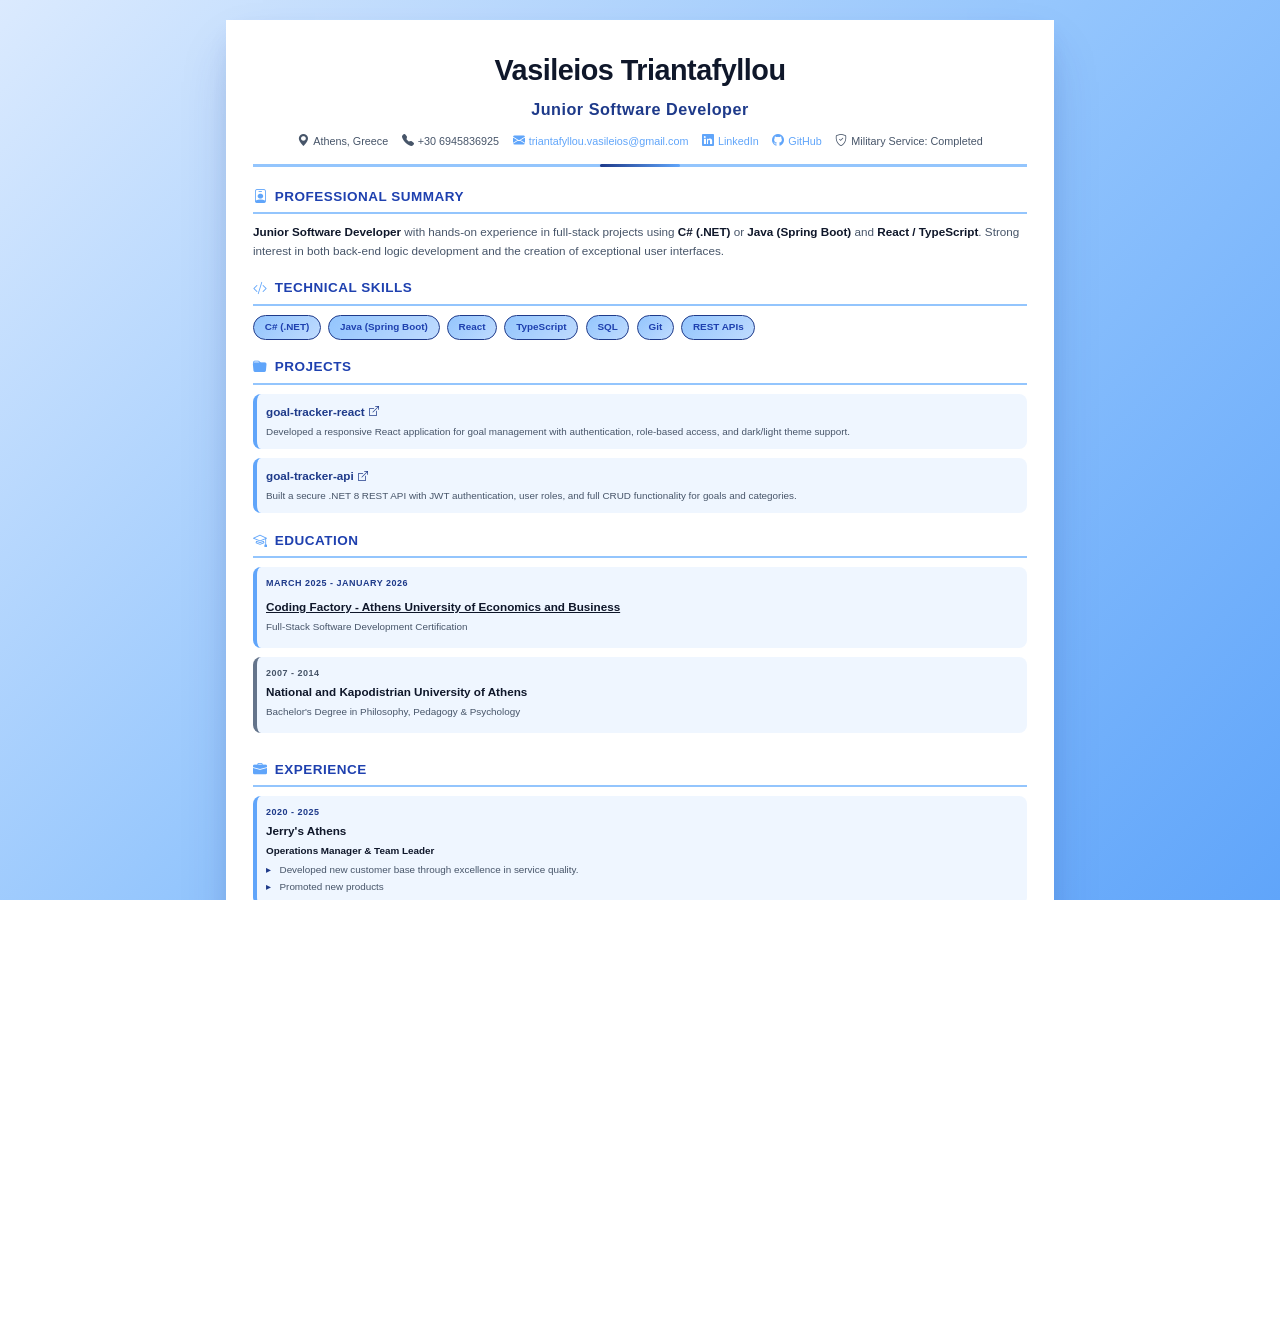
<file: index.html>
<!DOCTYPE html>
<html lang="en">
<head>
    <meta charset="UTF-8">
    <meta name="viewport" content="width=device-width, initial-scale=1.0">
    <link rel="icon" type="image/png" href="favicon.png">
    <title>CV - Vasileios Triantafyllou</title>
    <link rel="stylesheet" href="https://cdn.jsdelivr.net/npm/bootstrap-icons@1.11.3/font/bootstrap-icons.min.css">
    <link rel="stylesheet" href="styles.css">
</head>
<body>
    <div class="container">
        <header>
            <h1>Vasileios Triantafyllou</h1>
            <h2>Junior Software Developer</h2>
            <div class="contact-info">
                <span><i class="bi bi-geo-alt-fill"></i> Athens, Greece</span>
                <span><i class="bi bi-telephone-fill"></i> +30 6945836925</span>
                <a href="mailto:triantafyllou.vasileios@gmail.com"><i class="bi bi-envelope-fill"></i> triantafyllou.vasileios@gmail.com</a>
                <a href="https://www.linkedin.com/in/vasileios-triantafyllou-0b028710b/" target="_blank"><i class="bi bi-linkedin"></i> LinkedIn</a>
                <a href="https://github.com/vastriantafyllou" target="_blank"><i class="bi bi-github"></i> GitHub</a>
                <span><i class="bi bi-shield-check"></i> Military Service: Completed</span>
            </div>
        </header>

        <section>
            <h3><i class="bi bi-person-badge"></i> Professional Summary</h3>
            <p class="summary-text">
                <strong>Junior Software Developer</strong> with hands-on experience in full-stack projects using <strong>C# (.NET)</strong> or <strong>Java (Spring Boot)</strong> and <strong>React / TypeScript</strong>. Strong interest in both back-end logic development and the creation of exceptional user interfaces.
            </p>
        </section>

        <section>
            <h3><i class="bi bi-code-slash"></i> Technical Skills</h3>
            <div class="skills-container">
                <span class="skill-tag">C# (.NET)</span>
                <span class="skill-tag">Java (Spring Boot)</span>
                <span class="skill-tag">React</span>
                <span class="skill-tag">TypeScript</span>
                <span class="skill-tag">SQL</span>
                <span class="skill-tag">Git</span>
                <span class="skill-tag">REST APIs</span>
            </div>
        </section>

        <section>
            <h3><i class="bi bi-folder-fill"></i> Projects</h3>
            <div class="projects-grid">
                <div class="project-item">
                    <div class="project-title">
                        <a href="https://github.com/vastriantafyllou/goal-tracker-react" target="_blank">
                            goal-tracker-react <i class="bi bi-box-arrow-up-right"></i>
                        </a>
                    </div>
                    <div class="project-description">
                        Developed a responsive React application for goal management with authentication, role-based access, and dark/light theme support.
                    </div>
                </div>
                <div class="project-item">
                    <div class="project-title">
                        <a href="http://github.com/vastriantafyllou/goal-tracker-api" target="_blank">
                            goal-tracker-api <i class="bi bi-box-arrow-up-right"></i>
                        </a>
                    </div>
                    <div class="project-description">
                        Built a secure .NET 8 REST API with JWT authentication, user roles, and full CRUD functionality for goals and categories.
                    </div>
                </div>
            </div>
        </section>

        <section>
            <h3><i class="bi bi-mortarboard"></i> Education</h3>
            <div class="timeline-item">
                <p class="timeline-date">March 2025 - January 2026</p>
                <a href="https://codingfactory.aueb.gr/" target="_blank" class="timeline-title">Coding Factory - Athens University of Economics and Business</a>
                <p class="timeline-subtitle">Full-Stack Software Development Certification</p>
            </div>
            <div class="timeline-item secondary">
                <p class="timeline-date">2007 - 2014</p>
                <h4 class="timeline-title">National and Kapodistrian University of Athens</h4>
                <p class="timeline-subtitle">Bachelor's Degree in Philosophy, Pedagogy & Psychology</p>
            </div>
        </section>

        <section>
            <h3><i class="bi bi-briefcase-fill"></i> Experience</h3>
            
            <div class="timeline-item">
                <p class="timeline-date">2020 - 2025</p>
                <h4 class="timeline-title">Jerry's Athens</h4>
                <p class="timeline-subtitle role">Operations Manager & Team Leader</p>
                <ul class="timeline-list">
                    <li>Developed new customer base through excellence in service quality.</li>
                    <li>Promoted new products</li>
                </ul>
            </div>

            <div class="timeline-item secondary">
                <p class="timeline-date">2018 - 2020</p>
                <h4 class="timeline-title">Volterra S.A.</h4>
                <p class="timeline-subtitle role">Assistant Team Leader</p>
                <ul class="timeline-list">
                    <li>Handled customer complaints</li>
                    <li>Trained external partners</li>
                </ul>
            </div>
            
            <div class="timeline-item secondary">
                <p class="timeline-date">2016 - 2018</p>
                <h4 class="timeline-title">Eurobank S.A.</h4>
                <p class="timeline-subtitle role">Europhone Banking Agent</p>
                <ul class="timeline-list">
                    <li>Telephonic customer service & provided help desk support</li>
                </ul>
            </div>
        </section>

        <div class="bottom-grid">
            <div class="info-card">
                <h3><i class="bi bi-briefcase"></i> Previous Experience</h3>
                <ul class="info-list">
                    <li>
                        <i class="bi bi-arrow-right-circle-fill"></i>
                        <div class="info-content">
                            <span class="date-company">2015 - 2016 Law Firm</span>
                            <span class="description">Administrative support and financial debt management</span>
                        </div>    
                    </li>
                    <li>
                        <i class="bi bi-arrow-right-circle-fill"></i>
                        <div class="info-content">
                            <span class="date-company">2009 - 2013 Food Service Industry</span>
                            <span class="description">Seasonal employment</span>
                        </div>
                    </li>
                </ul>
            </div>

            <div class="info-card">
                <h3><i class="bi bi-translate"></i> Languages - Qualifications</h3>
                <ul class="info-list">
                    <li>
                        <i class="bi bi-check-circle-fill"></i>
                        <span><span class="label">English:</span> B2 (ECCE Michigan)</span>
                    </li>
                    <li>
                        <i class="bi bi-check-circle-fill"></i>
                        <span><span class="label">German:</span> B1 (Zertifikat Goethe)</span>
                    </li>
                    <li>
                        <i class="bi bi-check-circle-fill"></i>
                        <span><span class="label">Bank of Greece:</span> Insurance Intermediary Certification</span>
                    </li>
                </ul>
            </div>
        </div>
    </div>
</body>
</html>
</file>
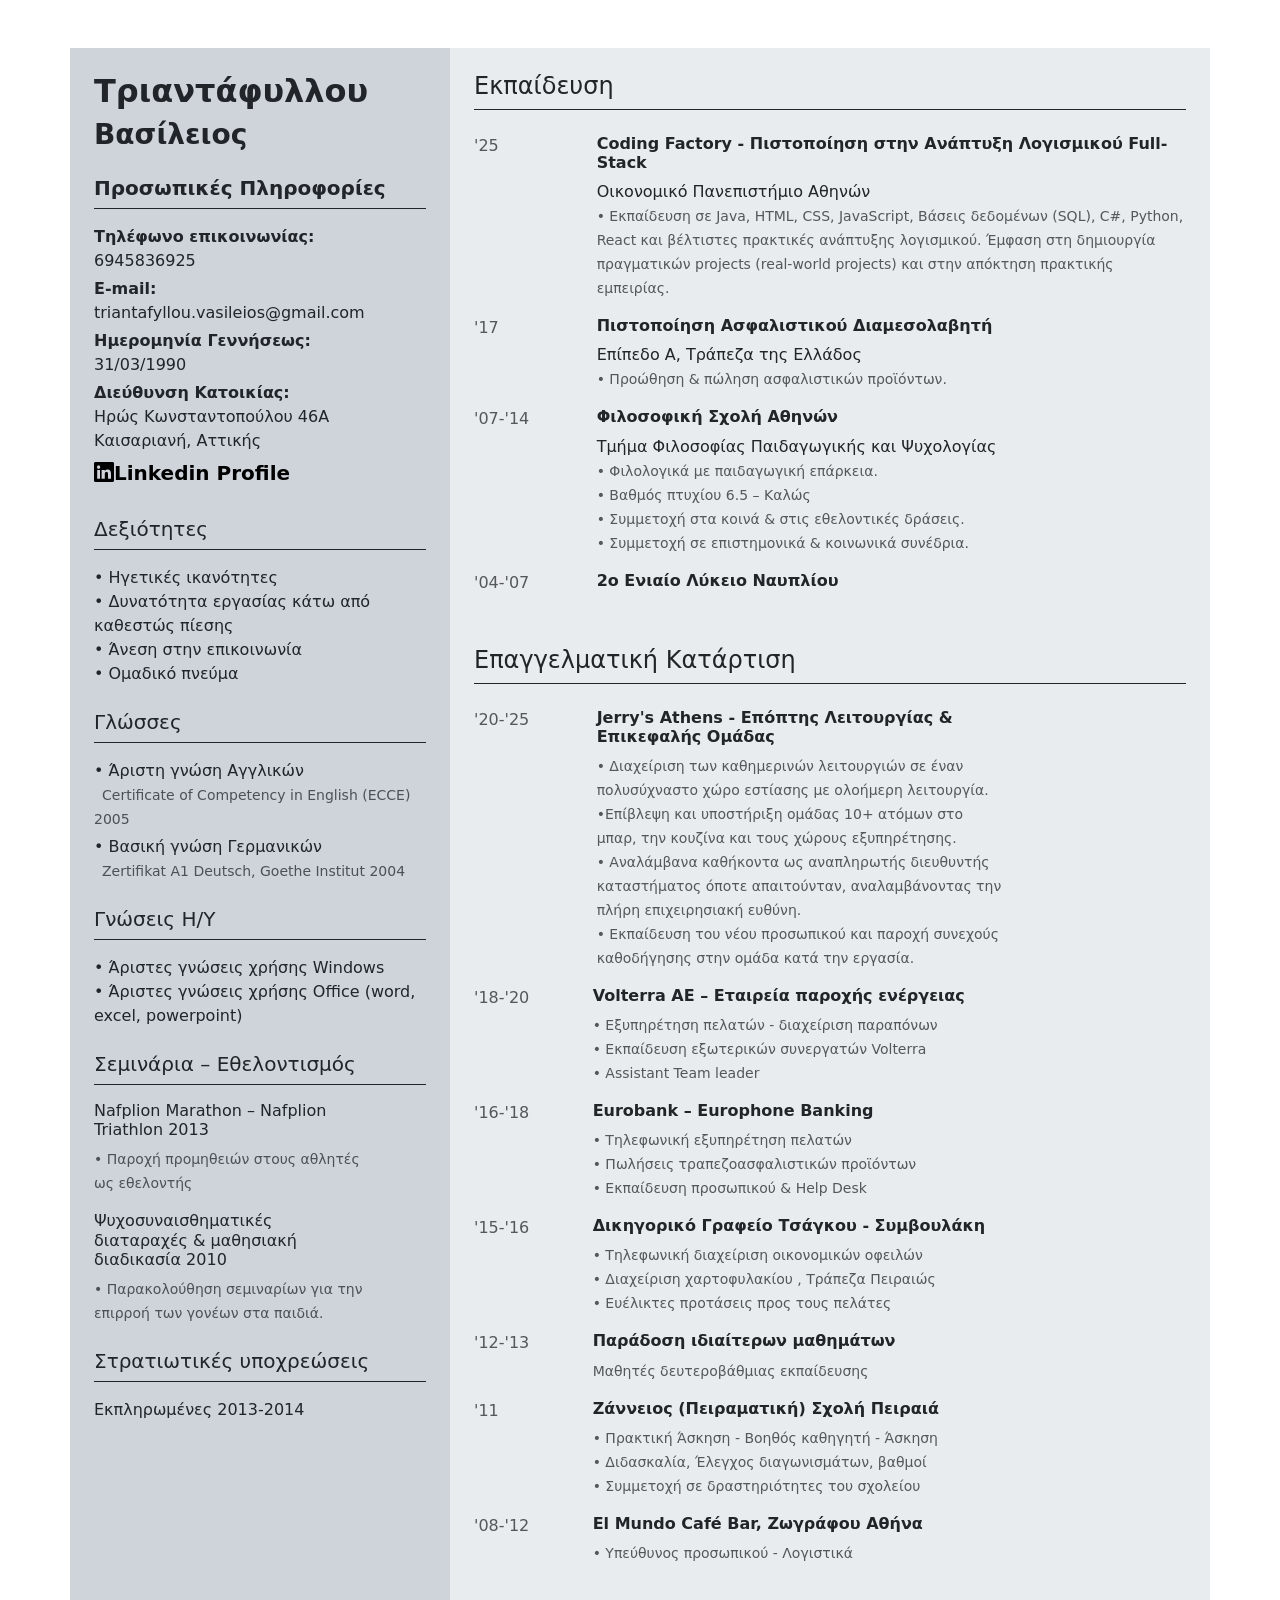
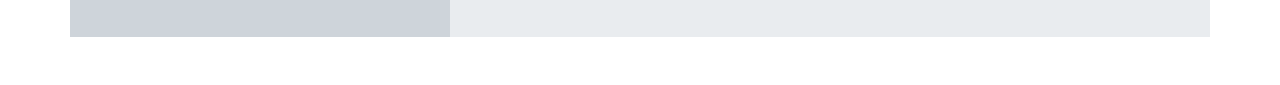
<file: cv.html>
<!DOCTYPE html>
<html lang="el">
<head>
    <meta charset="UTF-8">
    <meta name="viewport" content="width=device-width, initial-scale=1.0">
    <title>Βιογραφικό - Τριαντάφυλλου Βασίλειος</title>
    <link href="https://cdn.jsdelivr.net/npm/bootstrap@5.3.3/dist/css/bootstrap.min.css" rel="stylesheet" integrity="sha384-QWTKZyjpPEjISv5WaRU9OFeRpok6YctnYmDr5pNlyT2bRjXh0JMhjY6hW+ALEwIH" crossorigin="anonymous">
    <link rel="stylesheet" href="https://cdn.jsdelivr.net/npm/bootstrap-icons@1.11.3/font/bootstrap-icons.min.css">
</head>
<body>
    <style>
      a {
        color: black;
        text-decoration-line: none;
      }
    </style>

    <div class="container my-5 bg-body-secondary">
        <div class="row">
            <div class="col-lg-4 bg-dark-subtle p-4">
                <header class="mb-4">
                    <h1 class="h2 fw-bold">Τριαντάφυλλου</h1>
                    <h2 class="h3 fw-bold">Βασίλειος</h2>
                </header>

                <section class="mb-4">
                    <h4 class="h5 border-bottom border-dark pb-2 mb-3 fw-bold">Προσωπικές Πληροφορίες</h4>
                    <p class="mb-1"><strong class="fw-bold">Τηλέφωνο επικοινωνίας:</strong><br>6945836925</p>
                    <p class="mb-1"><strong class="fw-bold">E-mail:</strong><br>triantafyllou.vasileios@gmail.com</p>
                    <p class="mb-1"><strong class="fw-bold">Ημερομηνία Γεννήσεως:</strong><br>31/03/1990</p>
                    <p class="mb-1"><strong class="fw-bold">Διεύθυνση Κατοικίας:</strong><br>Ηρώς Κωνσταντοπούλου 46Α<br>Καισαριανή, Αττικής</p>
                    <h4 class="h5 pb-2 my-2 fw-bold">
                <a href="https://www.linkedin.com/in/vasileios-triantafyllou-0b028710b/"><i class="bi bi-linkedin"></i>Linkedin Profile</a>
                </section>

                <section class="mb-4">
                    <h4 class="h5 border-bottom border-dark pb-2 mb-3">Δεξιότητες</h4>
                    <ul class="list-unstyled">
                        <li>• Ηγετικές ικανότητες</li>
                        <li>• Δυνατότητα εργασίας κάτω από καθεστώς πίεσης</li>
                        <li>• Άνεση στην επικοινωνία</li>
                        <li>• Ομαδικό πνεύμα</li>
                    </ul>
                </section>

                <section class="mb-4">
                    <h4 class="h5 border-bottom border-dark pb-2 mb-3">Γλώσσες</h4>
                    <p class="mb-1">• Άριστη γνώση Αγγλικών<br><small class="text-muted ps-2">Certificate of Competency in English (ECCE) 2005</small></p>
                    <p class="mb-1">• Βασική γνώση Γερμανικών<br><small class="text-muted ps-2">Zertifikat A1 Deutsch, Goethe Institut 2004</small></p>
                </section>

                <section class="mb-4">
                    <h4 class="h5 border-bottom border-dark pb-2 mb-3">Γνώσεις Η/Υ</h4>
                     <ul class="list-unstyled">
                        <li>• Άριστες γνώσεις χρήσης Windows</li>
                        <li>• Άριστες γνώσεις χρήσης Office (word, excel, powerpoint)</li>
                    </ul>
                </section>

                <section class="mb-4">
                    <h3 class="h5 border-bottom border-dark pb-2 mb-3">Σεμινάρια – Εθελοντισμός</h3>
                    <div class="row mb-3">
                        <div class="col-md-10">
                            <h5 class="h6">Nafplion Marathon – Nafplion Triathlon 2013</h5>
                            <small class="text-muted">• Παροχή προμηθειών στους αθλητές ως εθελοντής</small>
                        </div>
                    </div>
                     <div class="row">
                        <div class="col-md-10">
                            <h5 class="h6">Ψυχοσυναισθηματικές διαταραχές & μαθησιακή διαδικασία 2010</h5>
                            <small class="text-muted">• Παρακολούθηση σεμιναρίων για την επιρροή των γονέων στα παιδιά.</small>
                        </div>
                    </div>
                </section>

                
                <section>
                    <h4 class="h5 border-bottom border-dark pb-2 mb-3">Στρατιωτικές υποχρεώσεις</h4>
                    <p>Εκπληρωμένες 2013-2014</p>
                </section>
                

           </div>

            <div class="col-lg-8 p-4">
                <section class="mb-5">
                    <h3 class="h4 border-bottom border-dark pb-2 mb-4">Εκπαίδευση</h3>
                    <div class="row mb-3">
                        <div class="col-md-2 text-muted">'25</div>
                        <div class="col-md-10">
                            <h5 class="h6 fw-bold">Coding Factory - Πιστοποίηση στην Ανάπτυξη Λογισμικού Full-Stack</h5>
                            <p class="mb-0">Οικονομικό Πανεπιστήμιο Αθηνών</p>
                            <small class="text-muted">• Εκπαίδευση σε Java, HTML, CSS, JavaScript, Βάσεις δεδομένων (SQL), C#, Python, React και βέλτιστες πρακτικές ανάπτυξης λογισμικού. Έμφαση στη δημιουργία πραγματικών projects (real-world projects) και στην απόκτηση πρακτικής εμπειρίας.</small>
                        </div>
                    </div>


                    <div class="row mb-3">
                        <div class="col-md-2 text-muted">'17</div>
                        <div class="col-md-10">
                            <h5 class="h6 fw-bold">Πιστοποίηση Ασφαλιστικού Διαμεσολαβητή</h5>
                            <p class="mb-0">Επίπεδο Α, Τράπεζα της Ελλάδος</p>
                            <small class="text-muted">• Προώθηση & πώληση ασφαλιστικών προϊόντων.</small>
                        </div>
                    </div>
                    <div class="row mb-3">
                        <div class="col-md-2 text-muted">'07-'14</div>
                        <div class="col-md-10">
                            <h5 class="h6 fw-bold">Φιλοσοφική Σχολή Αθηνών</h5>
                            <p class="mb-0">Τμήμα Φιλοσοφίας Παιδαγωγικής και Ψυχολογίας</p>
                            <small class="text-muted">• Φιλολογικά με παιδαγωγική επάρκεια.<br>• Βαθμός πτυχίου 6.5 – Καλώς<br>• Συμμετοχή στα κοινά & στις εθελοντικές δράσεις.<br>• Συμμετοχή σε επιστημονικά & κοινωνικά συνέδρια.</small>
                        </div>
                    </div>
                     <div class="row">
                        <div class="col-md-2 text-muted">'04-'07</div>
                        <div class="col-md-10">
                            <h5 class="h6 fw-bold">2ο Ενιαίο Λύκειο Ναυπλίου</h5>
                        </div>
                    </div>
                </section>

                <section class="mb-5">
                    <h3 class="h4 border-bottom border-dark pb-2 mb-4">Επαγγελματική Κατάρτιση</h3>
                     <div class="row mb-3">
                        <div class="col-md-2 text-muted">'20-'25</div>
                        <div class="col-md-7 mb-3">
                            <h5 class="h6 fw-bold">Jerry's Athens - Επόπτης Λειτουργίας & Επικεφαλής Ομάδας</h5>
                            <small class="text-muted">• Διαχείριση των καθημερινών λειτουργιών σε έναν πολυσύχναστο χώρο εστίασης με ολοήμερη λειτουργία.<br>•Επίβλεψη και υποστήριξη ομάδας 10+ ατόμων στο μπαρ, την κουζίνα και τους χώρους εξυπηρέτησης.<br>• Αναλάμβανα καθήκοντα ως αναπληρωτής διευθυντής καταστήματος όποτε απαιτούνταν, αναλαμβάνοντας την πλήρη επιχειρησιακή ευθύνη.<br>• Εκπαίδευση του νέου προσωπικού και παροχή συνεχούς καθοδήγησης στην ομάδα κατά την εργασία.</small>
                        </div>

                    <div class="row mb-3">
                        <div class="col-md-2 text-muted">'18-'20</div>
                        <div class="col-md-10">
                            <h5 class="h6 fw-bold">Volterra AE – Εταιρεία παροχής ενέργειας</h5>
                            <small class="text-muted">• Εξυπηρέτηση πελατών - διαχείριση παραπόνων<br>• Εκπαίδευση εξωτερικών συνεργατών Volterra<br>• Assistant Team leader</small>
                        </div>
                    </div>
                    <div class="row mb-3">
                        <div class="col-md-2 text-muted">'16-'18</div>
                        <div class="col-md-10">
                            <h5 class="h6 fw-bold">Eurobank – Europhone Banking</h5>
                            <small class="text-muted">• Τηλεφωνική εξυπηρέτηση πελατών<br>• Πωλήσεις τραπεζοασφαλιστικών προϊόντων<br>• Εκπαίδευση προσωπικού & Help Desk</small>
                        </div>
                    </div>
                    <div class="row mb-3">
                        <div class="col-md-2 text-muted">'15-'16</div>
                        <div class="col-md-10">
                             <h5 class="h6 fw-bold">Δικηγορικό Γραφείο Τσάγκου - Συμβουλάκη</h5>
                             <small class="text-muted">• Τηλεφωνική διαχείριση οικονομικών οφειλών<br>• Διαχείριση χαρτοφυλακίου , Τράπεζα Πειραιώς<br>• Ευέλικτες προτάσεις προς τους πελάτες</small>
                        </div>
                    </div>
                     <div class="row mb-3"><div class="col-md-2 text-muted">'12-'13</div><div class="col-md-10"><h5 class="h6 fw-bold">Παράδοση ιδιαίτερων μαθημάτων</h5><small class="text-muted">Μαθητές δευτεροβάθμιας εκπαίδευσης</small></div></div>
                    <div class="row mb-3"><div class="col-md-2 text-muted">'11</div><div class="col-md-10"><h5 class="h6 fw-bold">Ζάννειος (Πειραματική) Σχολή Πειραιά</h5><small class="text-muted">• Πρακτική Άσκηση - Βοηθός καθηγητή - Άσκηση<br>• Διδασκαλία, Έλεγχος διαγωνισμάτων, βαθμοί<br>• Συμμετοχή σε δραστηριότητες του σχολείου</small></div></div>
                    <div class="row"><div class="col-md-2 text-muted">'08-'12</div><div class="col-md-10"><h5 class="h6 fw-bold">El Mundo Café Bar, Ζωγράφου Αθήνα</h5><small class="text-muted">• Υπεύθυνος προσωπικού - Λογιστικά</small></div></div>
                </section>
               </div>
        </div>
    </div>

    <script src="https://cdn.jsdelivr.net/npm/bootstrap@5.3.3/dist/js/bootstrap.bundle.min.js" integrity="sha384-YvpcrYf0tY3lHB60NNkmXc5s9fDVZLESaAA55NDzOxhy9GkcIdslK1eN7N6jIeHz" crossorigin="anonymous"></script>
</body>
</html>
</file>
<file: styles.css>
/* Modern CV Styles */
:root {
    --primary-color: #1e3a8a;
    --primary-light: #93c5fd;
    --primary-dark: #1e40af;
    --text-primary: #0f172a;
    --text-secondary: #475569;
    --text-light: #64748b;
    --bg-light: #dbeafe;
    --bg-section: #eff6ff;
    --border-color: #bfdbfe;
    --accent-color: #60a5fa;
    --highlight-color: #3b82f6;
}

* {
    margin: 0;
    padding: 0;
    box-sizing: border-box;
}

html, body {
    height: 100%;
    overflow: auto;
}

body {
    font-family: -apple-system, BlinkMacSystemFont, 'Segoe UI', 'Roboto', 'Oxygen', 'Ubuntu', 'Cantarell', 'Fira Sans', 'Droid Sans', 'Helvetica Neue', sans-serif;
    background: linear-gradient(135deg, #dbeafe 0%, #93c5fd 50%, #60a5fa 100%);
    color: var(--text-primary);
    line-height: 1.6;
    -webkit-font-smoothing: antialiased;
    -moz-osx-font-smoothing: grayscale;
    display: flex;
    align-items: flex-start;
    justify-content: center;
    padding: 20px 0;
    margin: 0;
    min-height: 100vh;
}

.container {
    width: calc(100vh * 0.92);
    min-height: 100vh;
    max-width: 95vw;
    background: white;
    box-shadow: 0 25px 50px -12px rgba(30, 58, 138, 0.25), 0 12px 24px -8px rgba(30, 58, 138, 0.15);
    padding: calc(100vh * 0.03);
    overflow: visible;
    display: flex;
    flex-direction: column;
}

/* Header Styles */
header {
    text-align: center;
    margin-bottom: calc(100vh * 0.02);
    padding-bottom: calc(100vh * 0.015);
    border-bottom: 3px solid var(--primary-light);
    position: relative;
    flex-shrink: 0;
}

header::after {
    content: '';
    position: absolute;
    bottom: -3px;
    left: 50%;
    transform: translateX(-50%);
    width: 80px;
    height: 3px;
    background: linear-gradient(90deg, var(--primary-color), var(--accent-color));
    border-radius: 2px;
}

h1 {
    font-size: calc(100vh * 0.032);
    font-weight: 700;
    color: var(--text-primary);
    margin-bottom: calc(100vh * 0.004);
    letter-spacing: -0.5px;
}

h2 {
    font-size: calc(100vh * 0.018);
    font-weight: 600;
    color: var(--primary-color);
    margin-bottom: calc(100vh * 0.01);
    letter-spacing: 0.5px;
}

.contact-info {
    display: flex;
    justify-content: center;
    gap: calc(100vh * 0.015);
    flex-wrap: wrap;
    font-size: calc(100vh * 0.012);
    color: var(--text-secondary);
}

.contact-info span,
.contact-info a {
    display: inline-flex;
    align-items: center;
    gap: 4px;
}

.contact-info a {
    color: var(--accent-color);
    text-decoration: none;
    transition: all 0.2s ease;
}

.contact-info a:hover {
    color: var(--primary-dark);
    text-decoration: underline;
}

.contact-info i {
    font-size: 12px;
}

/* Section Styles */
section {
    margin-bottom: calc(100vh * 0.018);
    flex-shrink: 0;
}

h3 {
    font-size: calc(100vh * 0.015);
    font-weight: 700;
    color: var(--primary-dark);
    border-bottom: 2px solid var(--primary-light);
    padding-bottom: calc(100vh * 0.005);
    margin-bottom: calc(100vh * 0.01);
    display: flex;
    align-items: center;
    gap: calc(100vh * 0.008);
    text-transform: uppercase;
    letter-spacing: 0.5px;
}

h3 i {
    color: var(--accent-color);
    font-size: 14px;
}

/* Professional Summary */
.summary-text {
    font-size: calc(100vh * 0.013);
    color: var(--text-secondary);
    line-height: 1.6;
}

.summary-text strong {
    color: var(--text-primary);
    font-weight: 600;
}

/* Skills Section */
.skills-container {
    display: flex;
    flex-wrap: wrap;
    gap: calc(100vh * 0.008);
}

.skill-tag {
    background: linear-gradient(135deg, #93c5fd, #bfdbfe);
    color: var(--primary-dark);
    padding: calc(100vh * 0.004) calc(100vh * 0.012);
    border-radius: 20px;
    font-size: calc(100vh * 0.011);
    font-weight: 600;
    border: 1.5px solid var(--primary-color);
    transition: all 0.2s ease;
}

.skill-tag:hover {
    transform: translateY(-1px);
    box-shadow: 0 4px 8px rgba(30, 58, 138, 0.3);
    background: linear-gradient(135deg, #60a5fa, #93c5fd);
}

/* Projects Section */
.projects-grid {
    display: grid;
    gap: calc(100vh * 0.01);
}

.project-item {
    background: var(--bg-section);
    padding: calc(100vh * 0.01);
    border-radius: 8px;
    border-left: 4px solid var(--accent-color);
    transition: all 0.2s ease;
}

.project-item:hover {
    background: var(--bg-light);
    box-shadow: 0 4px 12px rgba(30, 58, 138, 0.15);
    border-left-color: var(--primary-color);
}

.project-title {
    font-size: calc(100vh * 0.013);
    font-weight: 600;
    color: var(--text-primary);
    margin-bottom: calc(100vh * 0.004);
}

.project-title a {
    color: var(--primary-color);
    text-decoration: none;
    display: inline-flex;
    align-items: center;
    gap: 4px;
}

.project-title a:hover {
    text-decoration: underline;
}

.project-title a i {
    font-size: 10px;
}

.project-description {
    font-size: calc(100vh * 0.011);
    color: var(--text-secondary);
    line-height: 1.5;
}

/* Education & Experience Cards */
.timeline-item {
    background: var(--bg-section);
    padding: calc(100vh * 0.01);
    border-radius: 8px;
    border-left: 4px solid var(--accent-color);
    margin-bottom: calc(100vh * 0.01);
    transition: all 0.2s ease;
}

.timeline-item:hover {
    box-shadow: 0 4px 12px rgba(30, 58, 138, 0.12);
    border-left-color: var(--primary-color);
}

.timeline-item.secondary {
    border-left-color: var(--text-light);
}

.timeline-date {
    font-size: calc(100vh * 0.01);
    font-weight: 700;
    color: var(--primary-color);
    text-transform: uppercase;
    letter-spacing: 0.5px;
    margin-bottom: calc(100vh * 0.003);
}

.timeline-item.secondary .timeline-date {
    color: var(--text-secondary);
}

.timeline-title {
    font-size: calc(100vh * 0.013);
    font-weight: 700;
    color: var(--text-primary);
    margin-bottom: calc(100vh * 0.002);
}

.timeline-title a {
    color: inherit;
    text-decoration: none;
}

.timeline-title a:hover {
    color: var(--primary-color);
}

.timeline-subtitle {
    font-size: calc(100vh * 0.011);
    color: var(--text-secondary);
    margin-bottom: calc(100vh * 0.005);
}

.timeline-subtitle.role {
    font-weight: 600;
    color: var(--text-primary);
}

.timeline-list {
    list-style: none;
    padding-left: 0;
}

.timeline-list li {
    font-size: calc(100vh * 0.011);
    color: var(--text-secondary);
    padding-left: calc(100vh * 0.015);
    position: relative;
    line-height: 1.5;
    margin-bottom: calc(100vh * 0.002);
}

.timeline-list li::before {
    content: '▸';
    position: absolute;
    left: 0;
    color: var(--primary-color);
}

/* Bottom Grid Sections */
.bottom-grid {
    display: grid;
    grid-template-columns: 1fr 1fr;
    gap: calc(100vh * 0.015);
    margin-top: auto;
    flex-shrink: 0;
}

.info-card {
    background: var(--bg-section);
    padding: calc(100vh * 0.012);
    border-radius: 8px;
    border: 2px solid var(--primary-light);
}

.info-card h3 {
    font-size: calc(100vh * 0.012);
    padding-bottom: calc(100vh * 0.004);
    margin-bottom: calc(100vh * 0.008);
}

.info-list {
    list-style: none;
}

.info-list li {
    display: flex;
    align-items: flex-start;
    gap: calc(100vh * 0.008);
    font-size: calc(100vh * 0.011);
    margin-bottom: calc(100vh * 0.005);
}

.info-list i {
    color: var(--accent-color);
    font-size: 11px;
    margin-top: 2px;
    flex-shrink: 0;
}

.info-content {
    display: flex;
    flex-direction: column;
    line-height: 1.4;
}

.info-content .date-company {
    font-weight: 600;
    color: var(--text-primary);
}

.info-content .description {
    color: var(--text-secondary);
}

.label {
    font-weight: 600;
    color: var(--text-primary);
}

/* Print Styles - Full A4 page */
@media print {
    @page {
        size: A4;
        margin: 0;
    }
    
    html, body {
        height: 297mm !important;
        width: 210mm !important;
        overflow: visible !important;
    }
    
    body {
        background: white !important;
        margin: 0 !important;
        padding: 0 !important;
        -webkit-print-color-adjust: exact !important;
        print-color-adjust: exact !important;
        display: block !important;
    }
    
    .container {
        width: 210mm !important;
        height: 297mm !important;
        max-width: 210mm !important;
        margin: 0 !important;
        padding: 8mm 10mm !important;
        box-shadow: none !important;
        border-radius: 0 !important;
        display: block !important;
    }
    
    header {
        margin-bottom: 10px !important;
        padding-bottom: 8px !important;
    }
    
    header::after {
        display: none !important;
    }
    
    h1 {
        font-size: 26px !important;
        margin-bottom: 3px !important;
    }
    
    h2 {
        font-size: 14px !important;
        margin-bottom: 8px !important;
    }
    
    h3 {
        font-size: 13px !important;
        margin-bottom: 6px !important;
        padding-bottom: 3px !important;
    }
    
    section {
        margin-bottom: 10px !important;
    }
    
    .contact-info {
        font-size: 10px !important;
        gap: 12px !important;
    }
    
    .summary-text {
        font-size: 11px !important;
        line-height: 1.5 !important;
    }
    
    .skills-container {
        gap: 6px !important;
    }
    
    .skill-tag {
        font-size: 10px !important;
        padding: 2px 8px !important;
    }
    
    .projects-grid {
        gap: 6px !important;
    }
    
    .project-item {
        padding: 6px 8px !important;
        margin-bottom: 0 !important;
    }
    
    .project-title {
        font-size: 11px !important;
        margin-bottom: 2px !important;
    }
    
    .project-description {
        font-size: 10px !important;
        line-height: 1.4 !important;
    }
    
    .timeline-item {
        padding: 6px 8px !important;
        margin-bottom: 6px !important;
    }
    
    .timeline-date {
        font-size: 9px !important;
        margin-bottom: 2px !important;
    }
    
    .timeline-title {
        font-size: 11px !important;
        margin-bottom: 2px !important;
    }
    
    .timeline-subtitle {
        font-size: 10px !important;
        margin-bottom: 3px !important;
    }
    
    .timeline-list {
        margin-top: 3px !important;
    }
    
    .timeline-list li {
        font-size: 10px !important;
        line-height: 1.4 !important;
        margin-bottom: 1px !important;
        padding-left: 12px !important;
    }
    
    .bottom-grid {
        gap: 10px !important;
        margin-top: auto !important;
    }
    
    .info-card {
        padding: 8px !important;
    }
    
    .info-card h3 {
        font-size: 11px !important;
        margin-bottom: 5px !important;
    }
    
    .info-list li {
        font-size: 10px !important;
        margin-bottom: 3px !important;
        gap: 6px !important;
    }
    
    .info-content {
        line-height: 1.3 !important;
    }
}
</file>
